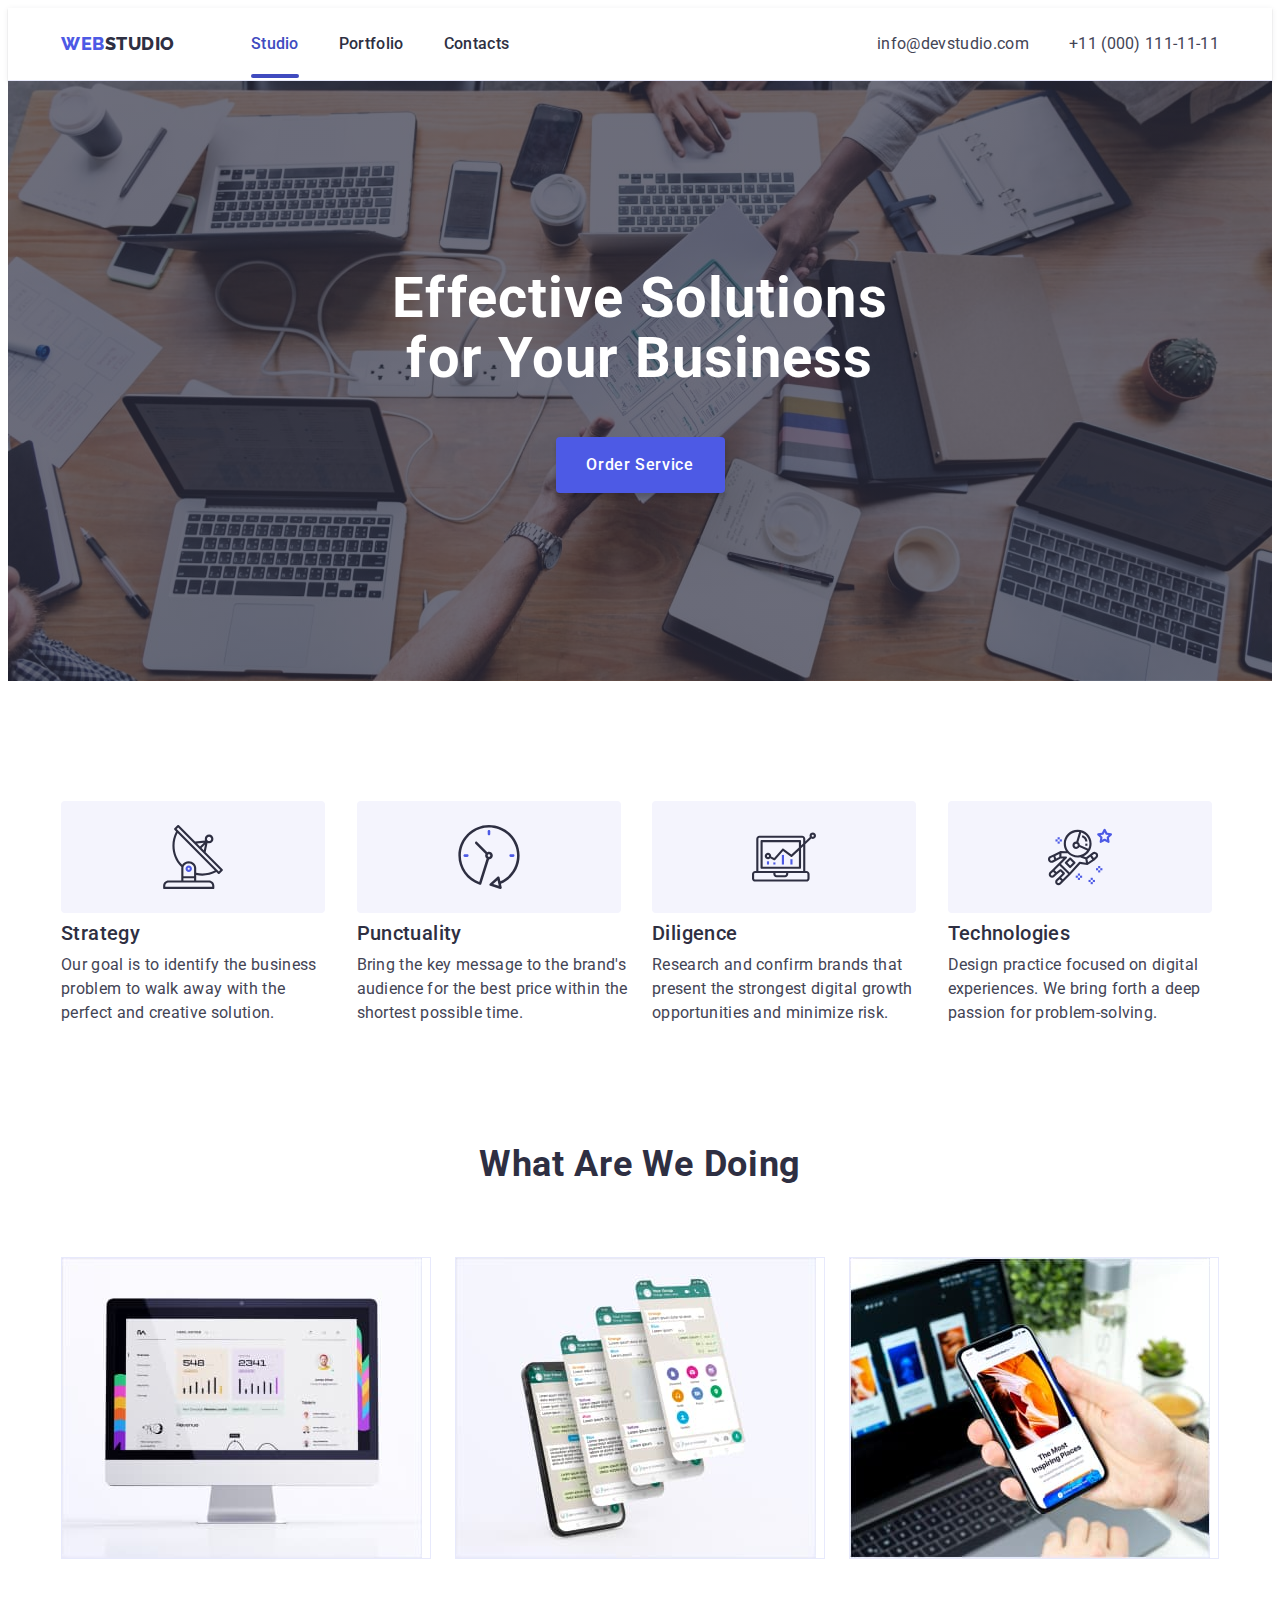
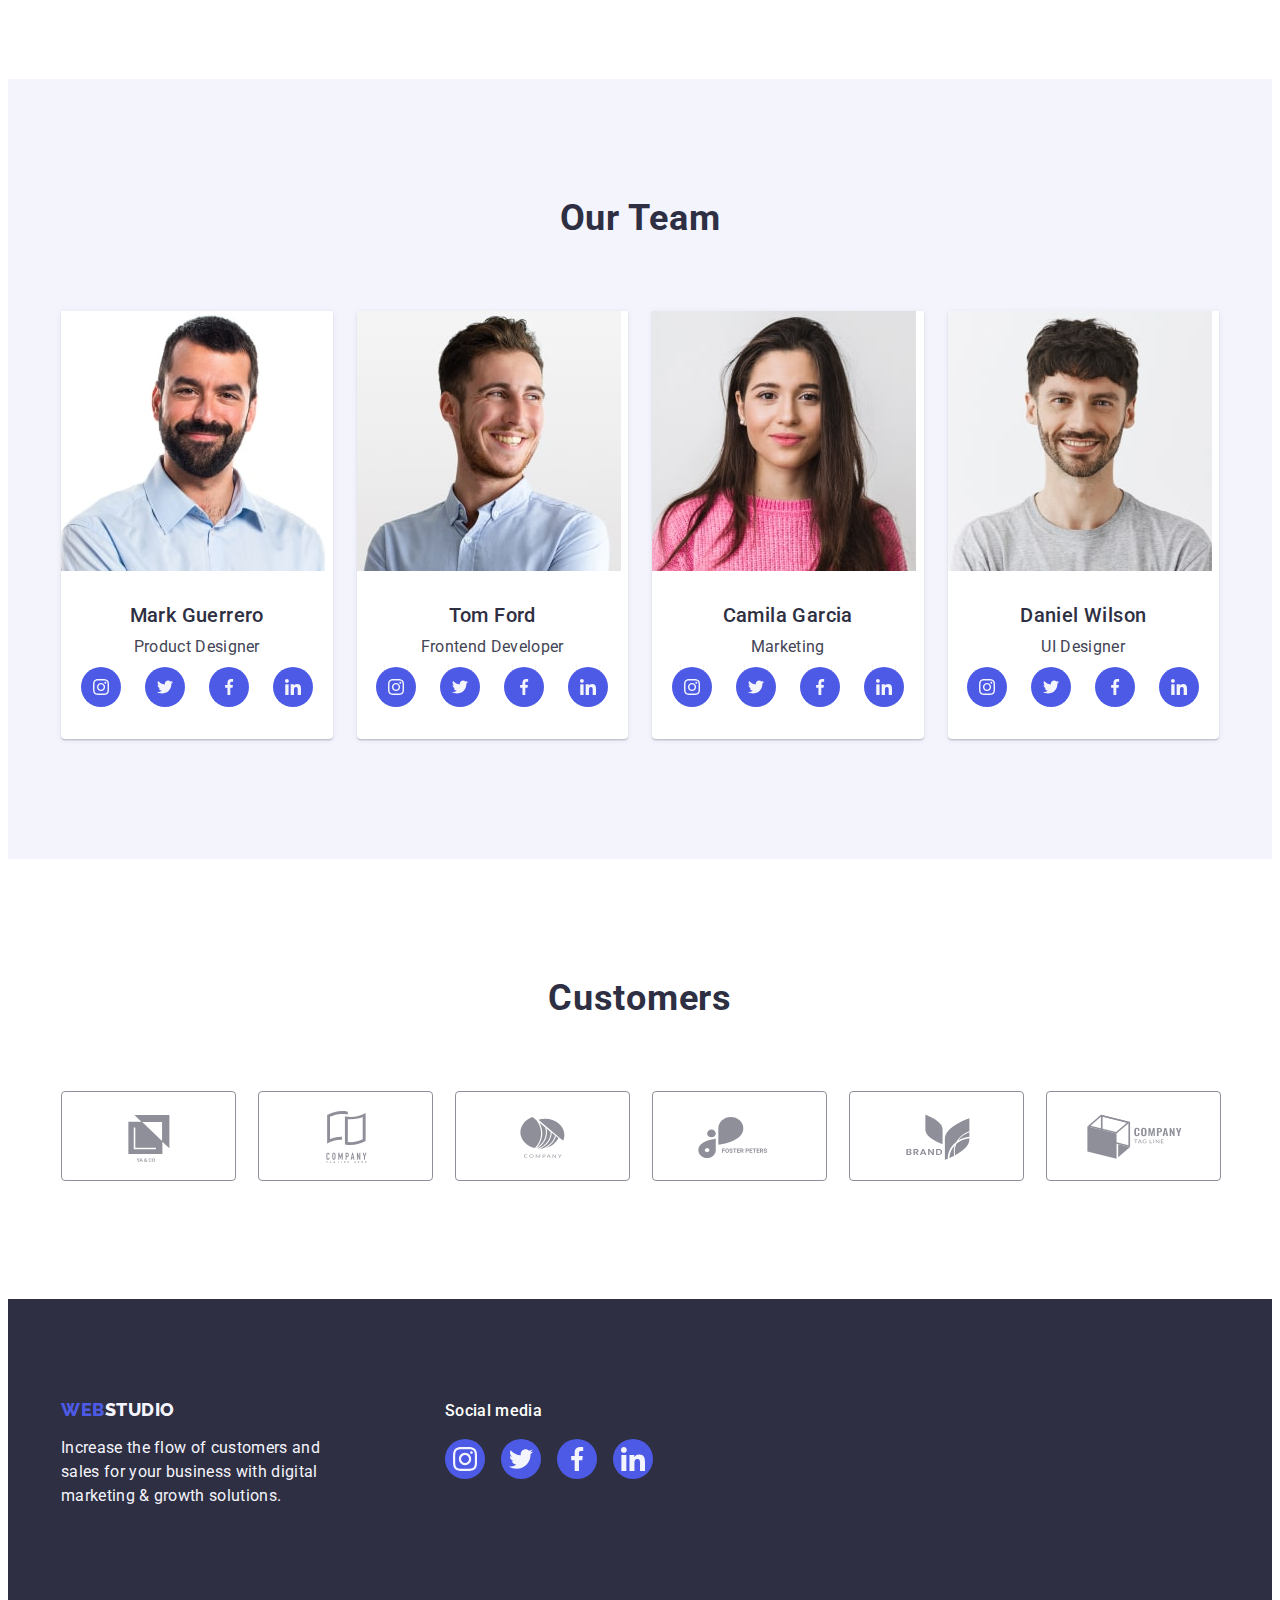
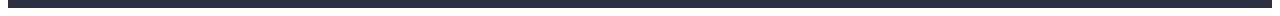
<file: index.html>
<!DOCTYPE html>
<html lang="en">
  <head>
    <meta charset="UTF-8" />
    <meta http-equiv="X-UA-Compatible" content="IE=edge" />
    <meta name="viewport" content="width=device-width, initial-scale=1.0" />
    <title>WebStudio</title>
    <link rel="preconnect" href="https://fonts.googleapis.com" />
    <link rel="preconnect" href="https://fonts.gstatic.com" crossorigin />
    <link
      href="https://fonts.googleapis.com/css2?family=Raleway:wght@800&family=Roboto:wght@400;500;700&display=swap"
      rel="stylesheet"
    />
    <link
      rel="stylesheet"
      href="https://cdnjs.cloudflare.com/ajax/libs/modern-normalize/2.0.0/modern-normalize.min.css"
      integrity="sha512-4xo8blKMVCiXpTaLzQSLSw3KFOVPWhm/TRtuPVc4WG6kUgjH6J03IBuG7JZPkcWMxJ5huwaBpOpnwYElP/m6wg=="
      crossorigin="anonymous"
      referrerpolicy="no-referrer"
    />
    <link rel="stylesheet" href="./css/styles.css" />
  </head>
  <body>
    <!-- Header -->
    <header class="header">
      <div class="container header-flex">
        <nav class="header-nav">
          <a href="./index.html" class="header-link-logo link"
            >Web<span class="header-logo">Studio</span></a
          >
          <ul class="header-list list">
            <li class="header-item">
              <a class="header-link current link" href="./index.html">Studio</a>
            </li>
            <li class="header-item">
              <a class="header-link link" href="./portfolio.html">Portfolio</a>
            </li>
            <li class="header-item">
              <a class="header-link link" href="">Contacts</a>
            </li>
          </ul>
        </nav>

        <address class="header-address">
          <ul class="address-list list">
            <li class="address-item">
              <a class="address link" href="mailto:info@devstudio.com"
                >info@devstudio.com</a
              >
            </li>
            <li class="address-item">
              <a class="address link" href="tel:+110001111111"
                >+11 (000) 111-11-11</a
              >
            </li>
          </ul>
        </address>
      </div>
    </header>

    <main>
      <!--Hero-->
      <section class="hero">
        <div class="container hero-container">
          <h1 class="hero-title">Effective Solutions for Your Business</h1>
          <button type="button" class="hero-btn" data-modal-open>
            Order Service
          </button>
        </div>
      </section>

      <!--Section_1-->
      <section class="features">
        <div class="container features-container">
          <h2 class="visually-hidden">Features</h2>

          <ul class="features-list list">
            <li class="features-item">
              <div class="features-wrap">
                <svg width="64" height="64">
                  <use href="./images/icons.svg#icon-antenna"></use>
                </svg>
              </div>
              <h3 class="features-title subtitle">Strategy</h3>
              <p class="features-text text">
                Our goal is to identify the business problem to walk away with
                the perfect and creative solution.
              </p>
            </li>

            <li class="features-item">
              <div class="features-wrap">
                <svg width="64" height="64">
                  <use href="./images/icons.svg#icon-clock"></use>
                </svg>
              </div>
              <h3 class="features-title subtitle">Punctuality</h3>
              <p class="features-text text">
                Bring the key message to the brand's audience for the best price
                within the shortest possible time.
              </p>
            </li>

            <li class="features-item">
              <div class="features-wrap">
                <svg width="64" height="64">
                  <use href="./images/icons.svg#icon-diagram"></use>
                </svg>
              </div>
              <h3 class="features-title subtitle">Diligence</h3>
              <p class="features-text text">
                Research and confirm brands that present the strongest digital
                growth opportunities and minimize risk.
              </p>
            </li>

            <li class="features-item">
              <div class="features-wrap">
                <svg width="64" height="64">
                  <use href="./images/icons.svg#icon-astronaut"></use>
                </svg>
              </div>
              <h3 class="features-title subtitle">Technologies</h3>
              <p class="features-text text">
                Design practice focused on digital experiences. We bring forth a
                deep passion for problem-solving.
              </p>
            </li>
          </ul>
        </div>
      </section>

      <!--Section_2-->
      <section class="section">
        <div class="container">
          <h2 class="section-title title">What are we doing</h2>
          <ul class="section-list list">
            <li class="section-item">
              <img
                class="section-img"
                src="./images/img_1.jpg"
                alt="monitor_screen"
                width="360"
                height="300"
              />
            </li>
            <li class="section-item">
              <img
                class="section-img"
                src="./images/img_2.jpg"
                alt="mobile_phone"
                width="360"
                height="300"
              />
            </li>
            <li class="section-item">
              <img
                class="section-img"
                src="./images/img_3.jpg"
                alt="mobile_phone_and_laptop"
                width="360"
                height="300"
              />
            </li>
          </ul>
        </div>
      </section>
      <!--Section 3-->
      <section class="teamcards">
        <div class="container">
          <h2 class="teamcards-title title">Our Team</h2>
          <ul class="teamcards-list list">
            <li class="teamcards-item">
              <img
                src="./images/team_img1.jpg"
                alt="Designer_Mark"
                width="264"
                height="260"
                class="teamcards-img"
              />
              <div class="teamcards-wrap">
                <h3 class="teamcards-subtitle subtitle">Mark Guerrero</h3>
                <p class="teamcards-text text">Product Designer</p>
                <ul class="teamcards-soc-list list">
                  <li class="teamcards-soc-item">
                    <a
                      href=""
                      class="teamcards-soc-link link"
                      target="_blank"
                      rel="noopener noreferrer"
                    >
                      <svg width="16" height="16" class="teamcards-icon">
                        <use href="./images/icons.svg#icon-instagram"></use>
                      </svg>
                    </a>
                  </li>
                  <li class="teamcards-soc-item">
                    <a
                      href=""
                      class="teamcards-soc-link link"
                      target="_blank"
                      rel="noopener noreferrer"
                    >
                      <svg width="16" height="16" class="teamcards-icon">
                        <use href="./images/icons.svg#icon-twitter"></use>
                      </svg>
                    </a>
                  </li>
                  <li class="teamcards-soc-item">
                    <a
                      href=""
                      class="teamcards-soc-link link"
                      target="_blank"
                      rel="noopener noreferrer"
                    >
                      <svg width="16" height="16" class="teamcards-icon">
                        <use href="./images/icons.svg#icon-facebook"></use>
                      </svg>
                    </a>
                  </li>
                  <li class="teamcards-soc-item">
                    <a
                      href=""
                      class="teamcards-soc-link link"
                      target="_blank"
                      rel="noopener noreferrer"
                    >
                      <svg width="16" height="16" class="teamcards-icon">
                        <use href="./images/icons.svg#icon-linkedin"></use>
                      </svg>
                    </a>
                  </li>
                </ul>
              </div>
            </li>
            <li class="teamcards-item">
              <img
                src="./images/team_img2.jpg"
                alt="Frontend_Tom"
                width="264"
                height="260"
                class="teamcards-img"
              />
              <div class="teamcards-wrap">
                <h3 class="teamcards-subtitle subtitle">Tom Ford</h3>
                <p class="teamcards-text text">Frontend Developer</p>
                <ul class="teamcards-soc-list list">
                  <li class="teamcards-soc-item">
                    <a
                      href=""
                      class="teamcards-soc-link link"
                      target="_blank"
                      rel="noopener noreferrer"
                    >
                      <svg width="16" height="16" class="teamcards-icon">
                        <use href="./images/icons.svg#icon-instagram"></use>
                      </svg>
                    </a>
                  </li>
                  <li class="teamcards-soc-item">
                    <a
                      href=""
                      class="teamcards-soc-link link"
                      target="_blank"
                      rel="noopener noreferrer"
                    >
                      <svg width="16" height="16" class="teamcards-icon">
                        <use href="./images/icons.svg#icon-twitter"></use>
                      </svg>
                    </a>
                  </li>
                  <li class="teamcards-soc-item">
                    <a
                      href=""
                      class="teamcards-soc-link link"
                      target="_blank"
                      rel="noopener noreferrer"
                    >
                      <svg width="16" height="16" class="teamcards-icon">
                        <use href="./images/icons.svg#icon-facebook"></use>
                      </svg>
                    </a>
                  </li>
                  <li class="teamcards-soc-item">
                    <a
                      href=""
                      class="teamcards-soc-link link"
                      target="_blank"
                      rel="noopener noreferrer"
                    >
                      <svg width="16" height="16" class="teamcards-icon">
                        <use href="./images/icons.svg#icon-linkedin"></use>
                      </svg>
                    </a>
                  </li>
                </ul>
              </div>
            </li>
            <li class="teamcards-item">
              <img
                src="./images/team_img3.jpg"
                alt="Marketing_Camila"
                width="264"
                height="260"
                class="teamcards-img"
              />
              <div class="teamcards-wrap">
                <h3 class="teamcards-subtitle subtitle">Camila Garcia</h3>
                <p class="teamcards-text text">Marketing</p>
                <ul class="teamcards-soc-list list">
                  <li class="teamcards-soc-item">
                    <a
                      href=""
                      class="teamcards-soc-link link"
                      target="_blank"
                      rel="noopener noreferrer"
                    >
                      <svg width="16" height="16" class="teamcards-icon">
                        <use href="./images/icons.svg#icon-instagram"></use>
                      </svg>
                    </a>
                  </li>
                  <li class="teamcards-soc-item">
                    <a
                      href=""
                      class="teamcards-soc-link link"
                      target="_blank"
                      rel="noopener noreferrer"
                    >
                      <svg width="16" height="16" class="teamcards-icon">
                        <use href="./images/icons.svg#icon-twitter"></use>
                      </svg>
                    </a>
                  </li>
                  <li class="teamcards-soc-item">
                    <a
                      href=""
                      class="teamcards-soc-link link"
                      target="_blank"
                      rel="noopener noreferrer"
                    >
                      <svg width="16" height="16" class="teamcards-icon">
                        <use href="./images/icons.svg#icon-facebook"></use>
                      </svg>
                    </a>
                  </li>
                  <li class="teamcards-soc-item">
                    <a
                      href=""
                      class="teamcards-soc-link link"
                      target="_blank"
                      rel="noopener noreferrer"
                    >
                      <svg width="16" height="16" class="teamcards-icon">
                        <use href="./images/icons.svg#icon-linkedin"></use>
                      </svg>
                    </a>
                  </li>
                </ul>
              </div>
            </li>
            <li class="teamcards-item">
              <img
                src="./images/team_img4.jpg"
                alt="Designer_Deniel"
                width="264"
                height="260"
                class="teamcards-img"
              />
              <div class="teamcards-wrap">
                <h3 class="teamcards-subtitle subtitle">Daniel Wilson</h3>
                <p class="teamcards-text text">UI Designer</p>
                <ul class="teamcards-soc-list list">
                  <li class="teamcards-soc-item">
                    <a
                      href=""
                      class="teamcards-soc-link link"
                      target="_blank"
                      rel="noopener noreferrer"
                    >
                      <svg width="16" height="16" class="teamcards-icon">
                        <use href="./images/icons.svg#icon-instagram"></use>
                      </svg>
                    </a>
                  </li>
                  <li class="teamcards-soc-item">
                    <a
                      href=""
                      class="teamcards-soc-link link"
                      target="_blank"
                      rel="noopener noreferrer"
                    >
                      <svg width="16" height="16" class="teamcards-icon">
                        <use href="./images/icons.svg#icon-twitter"></use>
                      </svg>
                    </a>
                  </li>
                  <li class="teamcards-soc-item">
                    <a
                      href=""
                      class="teamcards-soc-link link"
                      target="_blank"
                      rel="noopener noreferrer"
                    >
                      <svg width="16" height="16" class="teamcards-icon">
                        <use href="./images/icons.svg#icon-facebook"></use>
                      </svg>
                    </a>
                  </li>
                  <li class="teamcards-soc-item">
                    <a
                      href=""
                      class="teamcards-soc-link link"
                      target="_blank"
                      rel="noopener noreferrer"
                    >
                      <svg width="16" height="16" class="teamcards-icon">
                        <use href="./images/icons.svg#icon-linkedin"></use>
                      </svg>
                    </a>
                  </li>
                </ul>
              </div>
            </li>
          </ul>
        </div>
      </section>

      <!-- Section 4 -->

      <section class="costumers">
        <div class="container">
          <h2 class="costumers-title title">Customers</h2>
          <ul class="costumers-list list">
            <li class="costumers-item">
              <a class="costumers-link link" href="">
                <svg class="costumers-icon" width="104" height="56">
                  <use href="./images/icons.svg#icon-Logo_1"></use>
                </svg>
              </a>
            </li>
            <li class="costumers-item">
              <a class="costumers-link link" href="">
                <svg class="costumers-icon" width="104" height="56">
                  <use href="./images/icons.svg#icon-Logo_2"></use>
                </svg>
              </a>
            </li>
            <li class="costumers-item">
              <a class="costumers-link link" href="">
                <svg class="costumers-icon" width="104" height="56">
                  <use href="./images/icons.svg#icon-Logo_3"></use>
                </svg>
              </a>
            </li>
            <li class="costumers-item">
              <a class="costumers-link link" href="">
                <svg class="costumers-icon" width="104" height="56">
                  <use href="./images/icons.svg#icon-Logo_4"></use>
                </svg>
              </a>
            </li>
            <li class="costumers-item">
              <a class="costumers-link link" href="">
                <svg class="costumers-icon" width="104" height="56">
                  <use href="./images/icons.svg#icon-Logo_5"></use>
                </svg>
              </a>
            </li>
            <li class="costumers-item">
              <a class="costumers-link link" href="">
                <svg class="costumers-icon" width="104" height="56">
                  <use href="./images/icons.svg#icon-Logo_6"></use>
                </svg>
              </a>
            </li>
          </ul>
        </div>
      </section>
    </main>
    <!-- Footer -->
    <footer class="footer">
      <div class="container footer-container">
        <div class="footer-wrap">
          <a href="./index.html" class="footer-link link"
            >Web<span class="footer-logo">Studio</span></a
          >
          <p class="footer-text text">
            Increase the flow of customers and sales for your business with
            digital marketing & growth solutions.
          </p>
        </div>
        <div class="footer-soc">
          <p class="footer-title">Social media</p>
          <ul class="footer-soc-list list">
            <li class="footer-soc-item">
              <a
                href=""
                class="footer-soc-link link"
                target="_blank"
                rel="noopener noreferrer"
              >
                <svg width="24" height="24" class="teamcards-icon">
                  <use href="./images/icons.svg#icon-instagram"></use>
                </svg>
              </a>
            </li>
            <li class="footer-soc-item">
              <a
                href=""
                class="footer-soc-link link"
                target="_blank"
                rel="noopener noreferrer"
              >
                <svg width="24" height="24" class="teamcards-icon">
                  <use href="./images/icons.svg#icon-twitter"></use>
                </svg>
              </a>
            </li>
            <li class="footer-soc-item">
              <a
                href=""
                class="footer-soc-link link"
                target="_blank"
                rel="noopener noreferrer"
              >
                <svg width="24" height="24" class="teamcards-icon">
                  <use href="./images/icons.svg#icon-facebook"></use>
                </svg>
              </a>
            </li>
            <li class="footer-soc-item">
              <a
                href=""
                class="footer-soc-link link"
                target="_blank"
                rel="noopener noreferrer"
              >
                <svg width="24" height="24" class="teamcards-icon">
                  <use href="./images/icons.svg#icon-linkedin"></use>
                </svg>
              </a>
            </li>
          </ul>
        </div>
      </div>
    </footer>
    <div class="backdrop is-hidden" data-modal>
      <div class="modal">
        <button type="button" class="close-modal" data-modal-close>
          <svg width="8" height="8" class="icon-close-modal">
            <use href="./images/icons.svg#icon-Vector"></use>
          </svg>
        </button>
      </div>
    </div>
    <script src="./js/modal.js"></script>
  </body>
</html>
</file>
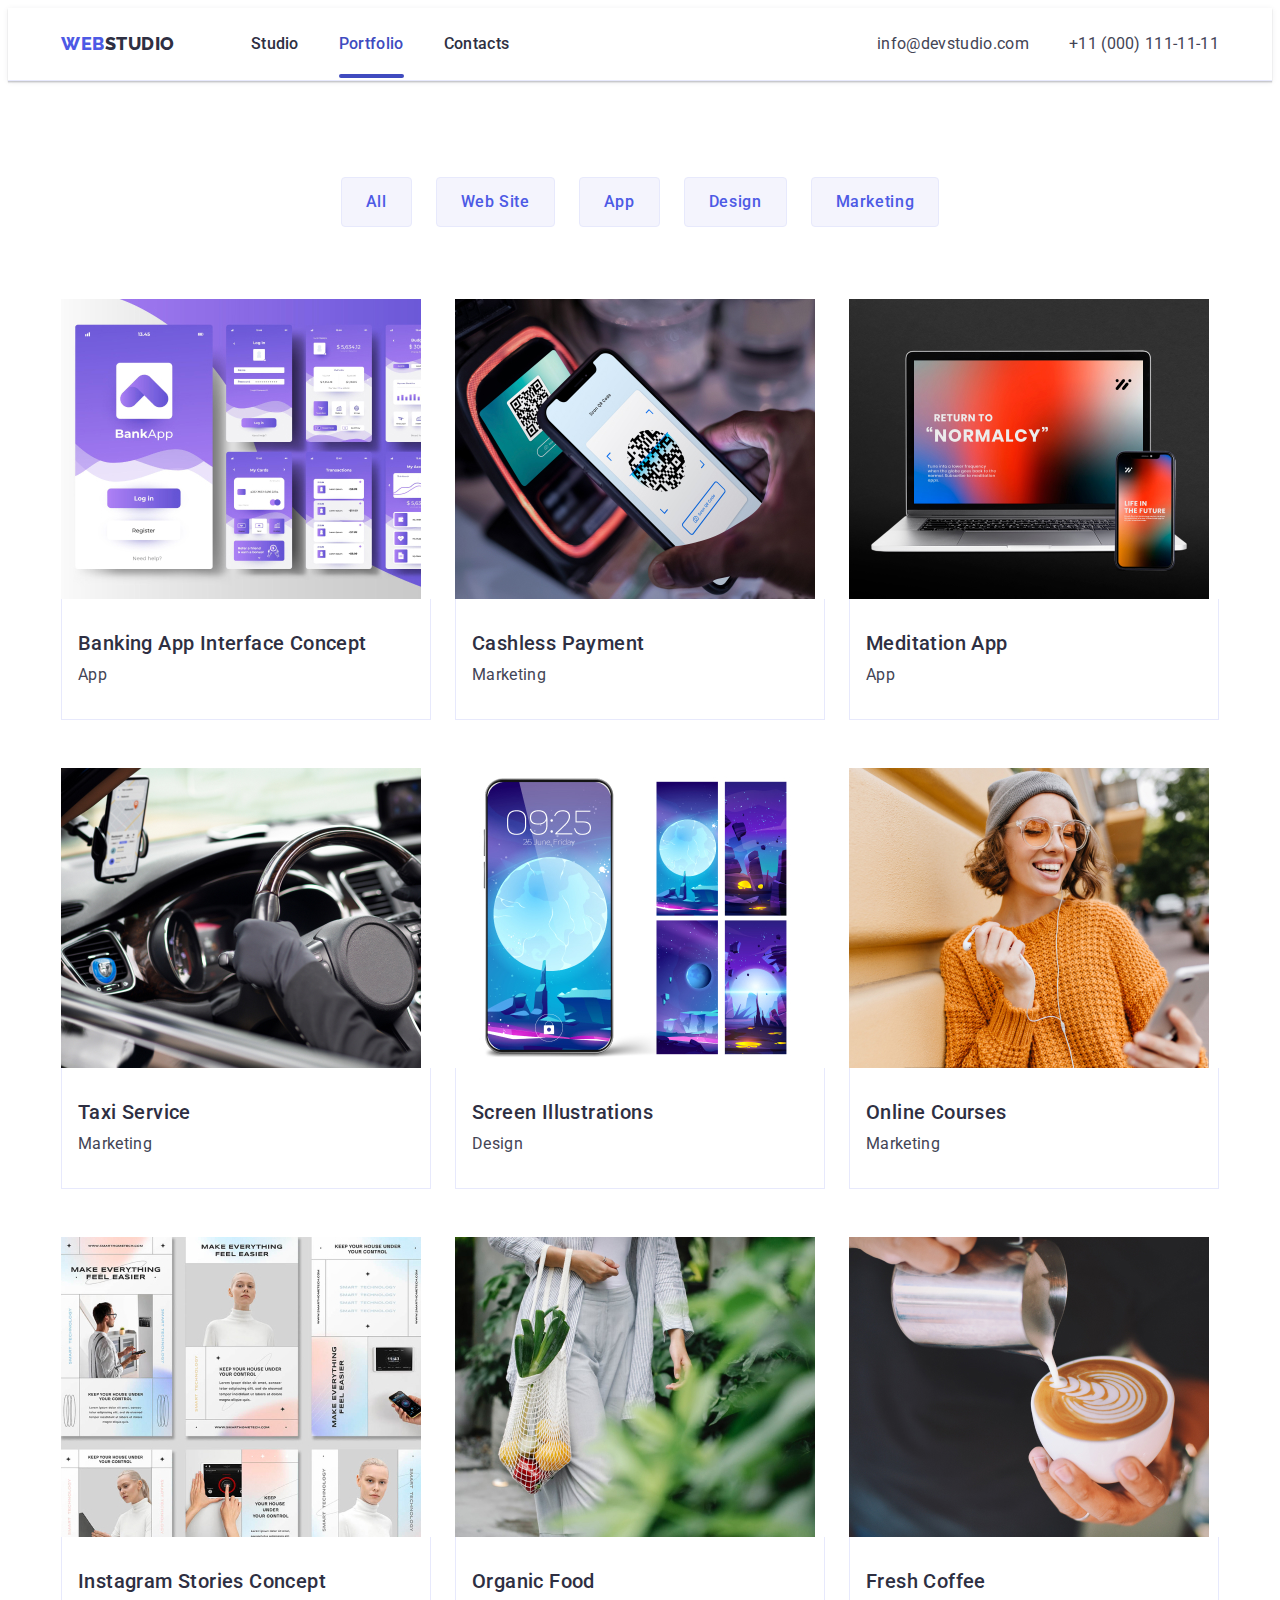
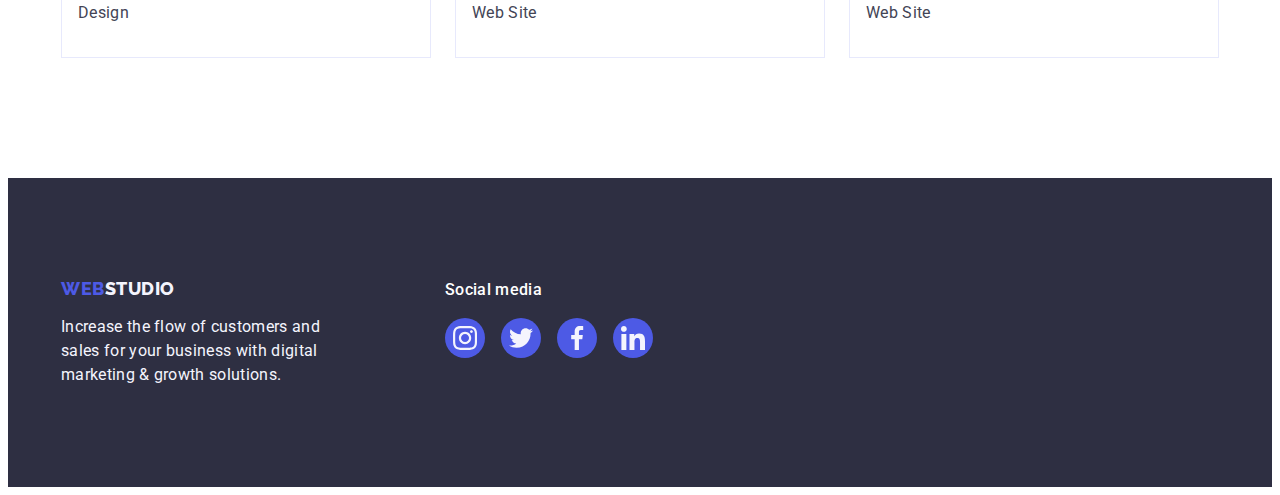
<file: portfolio.html>
<!DOCTYPE html>
<html lang="en">
  <head>
    <meta charset="UTF-8" />
    <meta http-equiv="X-UA-Compatible" content="IE=edge" />
    <meta name="viewport" content="width=device-width, initial-scale=1.0" />
    <title>Portfolio</title>
    <link rel="preconnect" href="https://fonts.googleapis.com" />
    <link rel="preconnect" href="https://fonts.gstatic.com" crossorigin />
    <link
      href="https://fonts.googleapis.com/css2?family=Raleway:wght@800&family=Roboto:wght@400;500;700&display=swap"
      rel="stylesheet"
    />
    <link
      rel="stylesheet"
      href="https://cdnjs.cloudflare.com/ajax/libs/modern-normalize/2.0.0/modern-normalize.min.css"
      integrity="sha512-4xo8blKMVCiXpTaLzQSLSw3KFOVPWhm/TRtuPVc4WG6kUgjH6J03IBuG7JZPkcWMxJ5huwaBpOpnwYElP/m6wg=="
      crossorigin="anonymous"
      referrerpolicy="no-referrer"
    />
    <link rel="stylesheet" href="./css/styles.css" />
  </head>
  <body>
    <!-- Header -->
    <header class="header">
      <div class="container header-flex">
        <nav class="header-nav">
          <a href="./index.html" class="header-link-logo link"
            >Web<span class="header-logo">Studio</span></a
          >
          <ul class="header-list list">
            <li class="header-item">
              <a class="header-link link" href="./index.html">Studio</a>
            </li>
            <li class="header-item">
              <a class="header-link link current" href="./portfolio.html"
                >Portfolio</a
              >
            </li>
            <li class="header-item">
              <a class="header-link link" href="">Contacts</a>
            </li>
          </ul>
        </nav>

        <address class="header-address">
          <ul class="address-list list">
            <li class="address-item">
              <a class="address link" href="mailto:info@devstudio.com"
                >info@devstudio.com</a
              >
            </li>
            <li class="address-item">
              <a class="address link" href="tel:+110001111111"
                >+11 (000) 111-11-11</a
              >
            </li>
          </ul>
        </address>
      </div>
    </header>
    <main>
      <!-- Section-Filters -->
      <section class="filters">
        <div class="container">
          <h1 class="visually-hidden">Project Cards</h1>

          <ul class="filters-list list">
            <li class="filters-item">
              <button class="filters-btn" type="button">All</button>
            </li>
            <li class="filters-item">
              <button class="filters-btn" type="button">Web Site</button>
            </li>
            <li class="filters-item">
              <button class="filters-btn" type="button">App</button>
            </li>
            <li class="filters-item">
              <button class="filters-btn" type="button">Design</button>
            </li>
            <li class="filters-item">
              <button class="filters-btn" type="button">Marketing</button>
            </li>
          </ul>

          <!-- Section-ProjectCard -->

          <ul class="project-list list">
            <li class="project-item">
              <a href="" class="project-link link">
                <div class="project-cover-wrap">
                  <img
                    src="./images/ProjectCards/1.jpg"
                    alt="Banking App Interface"
                    width="360"
                    height="300"
                  />
                  <p class="project-cover-text">
                    14 Stylish and User-Friendly App Design Concepts · Task
                    Manager App · Calorie Tracker App · Exotic Fruit Ecommerce
                    App · Cloud Storage App
                  </p>
                </div>
                <div class="project-wrap">
                  <h2 class="project-title subtitle">
                    Banking App Interface Concept
                  </h2>
                  <p class="project-text text">App</p>
                </div>
              </a>
            </li>
            <li class="project-item">
              <a href="" class="project-link link">
                <div class="project-cover-wrap">
                  <img
                    class="project-img"
                    src="./images/ProjectCards/2.jpg"
                    alt="Payment"
                    width="360"
                    height="300"
                  />
                  <p class="project-cover-text">
                    14 Stylish and User-Friendly App Design Concepts · Task
                    Manager App · Calorie Tracker App · Exotic Fruit Ecommerce
                    App · Cloud Storage App
                  </p>
                </div>
                <div class="project-wrap">
                  <h2 class="project-title subtitle">Cashless Payment</h2>
                  <p class="project-text text">Marketing</p>
                </div>
              </a>
            </li>
            <li class="project-item">
              <a href="" class="project-link link">
                <div class="project-cover-wrap">
                  <img
                    class="project-img"
                    src="./images/ProjectCards/3.jpg"
                    alt="App on phone and laptop"
                    width="360"
                    height="300"
                  />
                  <p class="project-cover-text">
                    14 Stylish and User-Friendly App Design Concepts · Task
                    Manager App · Calorie Tracker App · Exotic Fruit Ecommerce
                    App · Cloud Storage App
                  </p>
                </div>
                <div class="project-wrap">
                  <h2 class="project-title subtitle">Meditation App</h2>
                  <p class="project-text text">App</p>
                </div>
              </a>
            </li>
            <li class="project-item">
              <a href="" class="project-link link">
                <div class="project-cover-wrap">
                  <img
                    class="project-img"
                    src="./images/ProjectCards/4.jpg"
                    alt="Driver's compartment in the car"
                    width="360"
                    height="300"
                  />
                  <p class="project-cover-text">
                    14 Stylish and User-Friendly App Design Concepts · Task
                    Manager App · Calorie Tracker App · Exotic Fruit Ecommerce
                    App · Cloud Storage App
                  </p>
                </div>
                <div class="project-wrap">
                  <h2 class="project-title subtitle">Taxi Service</h2>
                  <p class="project-text text">Marketing</p>
                </div>
              </a>
            </li>
            <li class="project-item">
              <a href="" class="project-link link">
                <div class="project-cover-wrap">
                  <img
                    class="project-img"
                    src="./images/ProjectCards/5.jpg"
                    alt="Phone and four types of wallpaper"
                    width="360"
                    height="300"
                  />
                  <p class="project-cover-text">
                    14 Stylish and User-Friendly App Design Concepts · Task
                    Manager App · Calorie Tracker App · Exotic Fruit Ecommerce
                    App · Cloud Storage App
                  </p>
                </div>
                <div class="project-wrap">
                  <h2 class="project-title subtitle">Screen Illustrations</h2>
                  <p class="project-text text">Design</p>
                </div>
              </a>
            </li>
            <li class="project-item">
              <a href="" class="project-link link">
                <div class="project-cover-wrap">
                  <img
                    class="project-img"
                    src="./images/ProjectCards/6.jpg"
                    alt="Girl with phone"
                    width="360"
                    height="300"
                  />
                  <p class="project-cover-text">
                    14 Stylish and User-Friendly App Design Concepts · Task
                    Manager App · Calorie Tracker App · Exotic Fruit Ecommerce
                    App · Cloud Storage App
                  </p>
                </div>
                <div class="project-wrap">
                  <h2 class="project-title subtitle">Online Courses</h2>
                  <p class="project-text text">Marketing</p>
                </div>
              </a>
            </li>
            <li class="project-item">
              <a href="" class="project-link link">
                <div class="project-cover-wrap">
                  <img
                    class="project-img"
                    src="./images/ProjectCards/7.jpg"
                    alt="Instagram Stories"
                    width="360"
                    height="300"
                  />
                  <p class="project-cover-text">
                    14 Stylish and User-Friendly App Design Concepts · Task
                    Manager App · Calorie Tracker App · Exotic Fruit Ecommerce
                    App · Cloud Storage App
                  </p>
                </div>
                <div class="project-wrap">
                  <h2 class="project-title subtitle">
                    Instagram Stories Concept
                  </h2>
                  <p class="project-text text">Design</p>
                </div>
              </a>
            </li>
            <li class="project-item">
              <a href="" class="project-link link">
                <div class="project-cover-wrap">
                  <img
                    class="project-img"
                    src="./images/ProjectCards/8.jpg"
                    alt="Girl with a bag of fruits"
                    width="360"
                    height="300"
                  />
                  <p class="project-cover-text">
                    14 Stylish and User-Friendly App Design Concepts · Task
                    Manager App · Calorie Tracker App · Exotic Fruit Ecommerce
                    App · Cloud Storage App
                  </p>
                </div>
                <div class="project-wrap">
                  <h2 class="project-title subtitle">Organic Food</h2>
                  <p class="project-text text">Web Site</p>
                </div>
              </a>
            </li>
            <li class="project-item">
              <a href="" class="project-link link">
                <div class="project-cover-wrap">
                  <img
                    class="project-img"
                    src="./images/ProjectCards/9.jpg"
                    alt="Barista pouring milk into coffee"
                    width="360"
                    height="300"
                  />
                  <p class="project-cover-text">
                    14 Stylish and User-Friendly App Design Concepts · Task
                    Manager App · Calorie Tracker App · Exotic Fruit Ecommerce
                    App · Cloud Storage App
                  </p>
                </div>
                <div class="project-wrap">
                  <h2 class="project-title subtitle">Fresh Coffee</h2>
                  <p class="project-text text">Web Site</p>
                </div>
              </a>
            </li>
          </ul>
        </div>
      </section>
    </main>
    <!-- Footer -->
    <footer class="footer">
      <div class="container footer-container">
        <div class="footer-wrap">
          <a href="./index.html" class="footer-link link"
            >Web<span class="footer-logo">Studio</span></a
          >
          <p class="footer-text text">
            Increase the flow of customers and sales for your business with
            digital marketing & growth solutions.
          </p>
        </div>
        <!-- Footer Icon -->
        <div class="footer-soc">
          <p class="footer-title">Social media</p>
          <ul class="footer-soc-list list">
            <li class="footer-soc-item">
              <a
                href=""
                class="footer-soc-link link"
                target="_blank"
                rel="noopener noreferrer"
              >
                <svg width="24" height="24" class="teamcards-icon">
                  <use href="./images/icons.svg#icon-instagram"></use>
                </svg>
              </a>
            </li>
            <li class="footer-soc-item">
              <a
                href=""
                class="footer-soc-link link"
                target="_blank"
                rel="noopener noreferrer"
              >
                <svg width="24" height="24" class="teamcards-icon">
                  <use href="./images/icons.svg#icon-twitter"></use>
                </svg>
              </a>
            </li>
            <li class="footer-soc-item">
              <a
                href=""
                class="footer-soc-link link"
                target="_blank"
                rel="noopener noreferrer"
              >
                <svg width="24" height="24" class="teamcards-icon">
                  <use href="./images/icons.svg#icon-facebook"></use>
                </svg>
              </a>
            </li>
            <li class="footer-soc-item">
              <a
                href=""
                class="footer-soc-link link"
                target="_blank"
                rel="noopener noreferrer"
              >
                <svg width="24" height="24" class="teamcards-icon">
                  <use href="./images/icons.svg#icon-linkedin"></use>
                </svg>
              </a>
            </li>
          </ul>
        </div>
      </div>
    </footer>
  </body>
</html>
</file>
<file: css/styles.css>
/* CSS-переменные */

:root {
  --header-border-color: #e7e9fc;

  --logo-color: #4d5ae5;

  --first-logo-color: #2e2f42;

  --second-logo-color: #f4f4fd;

  --body-back-color: #ffffff;

  --body-text-color: #434455;

  --link-color: #2e2f42;

  --link-hover-color: #404bbf;

  --address-color: #434455;

  --address-hover-color: #404bbf;

  --hero-back-color: #2e2f42;

  --hero-title-color: #ffffff;

  --btn-color: #4d5ae5;

  --btn-hover-color: #404bbf;

  --btn-text-color: #ffffff;

  --title-color: #2e2f42;

  --cards-back-color: #f4f4fd;

  --cards-item-back-color: #ffffff;

  --footer-back-color: #2e2f42;

  --footer-text-color: #f4f4fd;

  --footer-title-color: #ffffff;

  --port-back-btn: #f4f4fd;

  --port-border-btn: #e7e9fc;

  --port-btn-text-color: #4d5ae5;

  --btn-text-hover-color: #ffffff;

  --features-icon-bgc: #f4f4fd;

  --icon-color: #8e8f99;

  --icon-color-hover: #404bbf;

  --footer-icon-hover: #31d0aa;

  --footer-icon-color: #4d5ae5;

  --tra-speed: 250ms;

  --tra-function: cubic-bezier(0.4, 0, 0.2, 1);
}
/* Подклассы */

.visually-hidden {
  position: absolute;
  width: 1px;
  height: 1px;
  margin: -1px;
  border: 0;
  padding: 0;
  white-space: nowrap;
  clip-path: inset(100%);
  clip: rect(0 0 0 0);
  overflow: hidden;
}

.title {
  text-align: center;
  text-transform: capitalize;
  font-size: 36px;
  line-height: 1.11;
  letter-spacing: 0.02em;
  color: var(--title-color);
}

.subtitle {
  font-weight: 500;
  font-size: 20px;
  line-height: 1.2;
  letter-spacing: 0.02em;
  color: var(--title-color);
}

.text {
  font-size: 16px;
  line-height: 1.5;
  letter-spacing: 0.02em;
  color: var(--body-text-color);
}

body {
  font-family: "Roboto", sans-serif;
  background: var(--body-back-color);
  color: var(--body-text-color);
}

.link {
  text-decoration: none;
}

.list {
  list-style: none;
}

p,
h1,
h2,
h3,
h4,
h5,
h6 {
  margin: 0;
}

ul,
ol {
  margin: 0;
  padding: 0;
}

img {
  display: block;
  max-width: 100%;
  height: auto;
}

.container {
  width: 1158px;
  padding: 0 15px 0 15px;
  margin: 0 auto;
}

/* Header */

.header {
  border-bottom: 1px solid var(--header-border-color);
  box-shadow: 0px 2px 1px rgba(46, 47, 66, 0.08),
    0px 1px 1px rgba(46, 47, 66, 0.16), 0px 1px 6px rgba(46, 47, 66, 0.08);
}

.header-flex {
  display: flex;
}

.header-nav {
  display: flex;
  align-items: center;
}

.header-link-logo {
  font-family: "Raleway", sans-serif;
  font-weight: 800;
  font-size: 18px;
  line-height: 1.17;
  letter-spacing: 0.03em;
  text-transform: uppercase;
  color: var(--logo-color);
  margin-right: 76px;
}

.header-logo {
  color: var(--first-logo-color);
}

.header-list {
  display: flex;
  gap: 40px;
}

.header-link {
  position: relative;
  font-weight: 500;
  font-size: 16px;
  line-height: 1.5;
  letter-spacing: 0.02em;
  color: var(--link-color);
  padding: 24px 0;
  transition-property: color;
  transition: color var(--tra-speed) var(--tra-function);
}

.header-link::after {
  position: absolute;
  content: "";
  width: 100%;
  height: 4px;
  border-radius: 2px;
  background-color: var(--link-hover-color);

  bottom: -1px;
  left: 0;
  transform: scaleX(0);
  transition: transform var(--tra-speed) var(--tra-function);
}

.header-link:hover,
.header-link:focus,
.header-link.current {
  color: var(--link-hover-color);
}

.header-link:hover::after,
.header-link:focus::after,
.header-link.current::after {
  transform: scaleX(1);
}

.header-link.current {
  color: var(--link-hover-color);
}

.header-address {
  font-style: normal;
  margin-left: auto;
}

.address-list {
  display: flex;
  gap: 40px;
}

.address {
  font-size: 16px;
  line-height: 1.5;
  letter-spacing: 0.02em;
  color: var(--address-color);
  display: block;

  padding: 24px 0;

  transition: color var(--tra-speed) var(--tra-function);
}

.address:hover,
.address:focus {
  color: var(--address-hover-color);
}

/* Hero */

.hero {
  max-width: 1440px;
  margin-left: auto;
  margin-right: auto;
  background: var(--hero-back-color);
  padding: 188px 0;
  background-image: linear-gradient(
      rgba(46, 47, 66, 0.7),
      rgba(46, 47, 66, 0.7)
    ),
    url(../images/bg_img/hero_bg.jpg);
  background-repeat: no-repeat;
  background-position: center;
  background-size: cover;
}

.hero-title {
  font-size: 56px;
  line-height: 1.07;
  letter-spacing: 0.02em;
  color: var(--hero-title-color);
  max-width: 496px;
  margin: 0 auto 48px;
  text-align: center;
}

.hero-btn {
  font-weight: 500;
  font-size: 16px;
  line-height: 1.5;
  letter-spacing: 0.04em;
  color: var(--btn-text-color);
  font-family: inherit;
  cursor: pointer;
  background: var(--btn-color);
  border-radius: 4px;
  min-width: 169px;
  height: 56px;
  display: block;
  border: none;
  margin: 0 auto;
  box-shadow: 0px 4px 4px rgba(0, 0, 0, 0.15);
  transition: background-color var(--tra-speed) var(--tra-function);
}

.hero-btn:hover,
.hero-btn:focus {
  background: var(--btn-hover-color);
}

/* Section */

.features {
  padding-bottom: 120px;
  padding-top: 120px;
}

.features-list {
  display: flex;
  gap: 24px;
}

.features-item {
  width: calc((100% - 72px) / 4);
}

.features-wrap {
  width: 264px;
  height: 112px;
  background-color: var(--features-icon-bgc);
  border-radius: 4px;
  display: flex;
  align-items: center;
  justify-content: center;
  margin-bottom: 8px;
}

.features-title {
  margin-bottom: 8px;
}

.features-text {
  color: var(--body-text-color);
}

/* Section 2 */

.section {
  padding-bottom: 120px;
}

.section-list {
  display: flex;
}

.section-item {
  margin-right: 24px;
  border: 1px solid #e7e9fc;
  width: calc((100% - 48px) / 3);
}

.section-item:last-child {
  margin-right: 0;
}

.section-title {
  margin-bottom: 72px;
}

/* Section 3 */

.teamcards {
  background: var(--cards-back-color);
  padding-bottom: 120px;
  padding-top: 120px;
}

.teamcards-list {
  display: flex;
}

.teamcards-item {
  background: var(--cards-item-back-color);

  margin-right: 24px;
  width: calc((100% - 72px) / 4);
  border-radius: 0px 0px 4px 4px;
  box-shadow: 0px 1px 6px rgba(46, 47, 66, 0.08),
    0px 1px 1px rgba(46, 47, 66, 0.16), 0px 2px 1px rgba(46, 47, 66, 0.08);
}

.teamcards-item:last-child {
  margin-right: 0;
}

.teamcards-title {
  margin-bottom: 72px;
}

.teamcards-wrap {
  padding: 32px 16px;
}

.teamcards-subtitle {
  margin-bottom: 8px;
  text-align: center;
}

.teamcards-text {
  color: var(--body-text-color);
  text-align: center;
  margin-bottom: 8px;
}

.teamcards-soc-list {
  display: flex;
  justify-content: center;
  gap: 24px;
}

.teamcards-soc-item {
  width: 40px;
  height: 40px;
}
.teamcards-soc-link {
  width: 100%;
  height: 100%;
  border-radius: 50%;
  background-color: var(--footer-icon-color);
  display: flex;
  align-items: center;
  justify-content: center;
  color: #f4f4fd;
  transition: background-color var(--tra-speed) var(--tra-function);
}

.teamcards-icon {
  fill: currentColor;
}

.teamcards-soc-link:hover,
.teamcards-soc-link:focus {
  background-color: var(--icon-color-hover);
}

/* Section 4 */

.costumers-title {
  margin-bottom: 72px;
}

.costumers {
  padding-bottom: 120px;
  padding-top: 120px;
}

.costumers-list {
  display: flex;
  gap: 24px;
}

.costumers-item {
  width: calc((100% - 120px) / 6);
  height: 88px;
}

.costumers-link {
  width: 100%;
  height: 100%;
  border: 1px solid var(--icon-color);
  border-radius: 4px;
  display: flex;
  align-items: center;
  justify-content: center;
  color: var(--icon-color);
  transition: color var(--tra-speed) var(--tra-function),
    border-color var(--tra-speed) var(--tra-function);
}

.costumers-icon {
  fill: currentColor;
}

.costumers-link:hover,
.costumers-link:focus {
  border-color: var(--icon-color-hover);
  color: var(--icon-color-hover);
}

/* Portfolio Main Btn */

.filters {
  padding-bottom: 120px;
  padding-top: 96px;
}

.filters-list {
  display: flex;
  gap: 24px;
  justify-content: center;
  margin-bottom: 72px;
}

.filters-btn {
  font-family: inherit;
  font-weight: 500;
  font-size: 16px;
  line-height: 1.5;
  letter-spacing: 0.04em;
  cursor: pointer;
  color: var(--port-btn-text-color);
  background: var(--port-back-btn);
  border: 1px solid var(--port-border-btn);
  border-radius: 4px;
  padding: 12px 24px;
  transition: color var(--tra-speed) var(--tra-function),
    background-color var(--tra-speed) var(--tra-function),
    box-shadow var(--tra-speed) var(--tra-function),
    border-color var(--tra-speed) var(--tra-function);
}

.filters-btn:hover,
.filters-btn:focus {
  background: var(--btn-hover-color);
  color: var(--btn-text-hover-color);
  border: 1px solid transparent;
  box-shadow: 0px 3px 1px rgba(0, 0, 0, 0.1), 0px 2px 1px rgba(0, 0, 0, 0.08),
    0px 2px 2px rgba(0, 0, 0, 0.12);
}

/* Portfolio Main Cards */

.project-list {
  display: flex;
  flex-wrap: wrap;
  column-gap: 24px;
  row-gap: 48px;
}

.project-item {
  width: calc((100% - 48px) / 3);
}

.project-link {
  display: block;
  transition: box-shadow var(--tra-speed) var(--tra-function);
}

.project-wrap {
  padding: 32px 16px;
  border: 1px solid #e7e9fc;
  border-top: none;
}

.project-link:hover,
.project-link:focus {
  box-shadow: 0px 1px 6px rgba(46, 47, 66, 0.08),
    0px 1px 1px rgba(46, 47, 66, 0.16), 0px 2px 1px rgba(46, 47, 66, 0.08);
}

.project-link:hover .project-cover-text,
.project-link:focus .project-cover-text {
  transform: translateY(0);
}

.project-cover-wrap {
  position: relative;
  overflow: hidden;
}

.project-cover-text {
  position: absolute;
  top: 0;
  height: 100%;
  padding: 40px 32px;
  font-weight: 400;
  font-size: 16px;
  line-height: 1.5;
  letter-spacing: 0.02em;
  color: #f4f4fd;
  background-color: #4d5ae5;
  transform: translateY(100%);
  transition: transform var(--tra-speed) var(--tra-function);
}

.project-title {
  margin-bottom: 8px;
}

.project-text {
  color: var(--body-text-color);
}

/* Footer */

.footer {
  background: var(--footer-back-color);
  padding-top: 100px;
  padding-bottom: 100px;
  display: flex;
}

.footer-container {
  display: flex;
  align-items: baseline;
}

.footer-wrap {
  margin-right: 120px;
}

.footer-text {
  color: var(--footer-text-color);
  max-width: 264px;
}

.footer-link {
  font-family: "Raleway", sans-serif;
  font-weight: 800;
  font-size: 18px;
  line-height: 1.17;
  letter-spacing: 0.03em;
  text-transform: uppercase;
  color: var(--logo-color);
  display: inline-block;
  margin-bottom: 16px;
}

.footer-logo {
  color: var(--second-logo-color);
}

/* Footer Icon */

.footer-soc {
  display: flex;
  align-items: start;
  justify-content: center;
  flex-direction: column;
}

.footer-title {
  font-weight: 500;
  font-size: 16px;
  line-height: 1.5;
  letter-spacing: 0.02em;
  color: var(--footer-title-color);
  margin-bottom: 16px;
}

.footer-soc-list {
  display: flex;
  justify-content: center;
  gap: 16px;
}

.footer-soc-item {
  width: 40px;
  height: 40px;
}
.footer-soc-link {
  width: 100%;
  height: 100%;
  border-radius: 50%;
  background-color: var(--footer-icon-color);
  display: flex;
  align-items: center;
  justify-content: center;
  color: #f4f4fd;
  transition: background-color var(--tra-speed) var(--tra-function);
}

.footer-icon {
  fill: currentColor;
}

.footer-soc-link:hover,
.footer-soc-link:focus {
  background-color: var(--footer-icon-hover);
}

.backdrop {
  position: fixed;
  width: 100%;
  height: 100%;
  background: rgba(46, 47, 66, 0.4);
  top: 0;
  transition: opacity var(--tra-speed) var(--tra-function),
    visibility var(--tra-speed) var(--tra-function);
}

.modal {
  position: absolute;
  top: 50%;
  left: 50%;
  transform: translate(-50%, -50%) scaleY(1);
  width: 408px;
  min-height: 584px;
  background-color: #fcfcfc;
  box-shadow: 0px 1px 1px rgba(0, 0, 0, 0.14), 0px 1px 3px rgba(0, 0, 0, 0.12),
    0px 2px 1px rgba(0, 0, 0, 0.2);
  border-radius: 4px;
  transition: transform var(--tra-speed) var(--tra-function);
}

.backdrop.is-hidden .modal {
  transform: translate(-50%, -50%) scaleY(0);
}

.close-modal {
  position: absolute;
  width: 24px;
  height: 24px;
  top: 24px;
  right: 24px;
  border-radius: 50%;
  background-color: #e7e9fc;
  border: 1px solid rgba(0, 0, 0, 0.1);
  margin-left: auto;
  display: flex;
  align-items: center;
  justify-content: center;
  padding: 0;
  cursor: pointer;

  transition: background-color var(--tra-speed) var(--tra-function),
    border var(--tra-speed) var(--tra-function);
}

.icon-close-modal {
  transition: fill var(--tra-speed) var(--tra-function);
}

.close-modal:hover,
.close-modal:focus {
  background-color: #404bbf;
  border: none;
  fill: #ffffff;
}

.is-hidden {
  visibility: hidden;
  opacity: 0;
  pointer-events: none;
}
</file>
